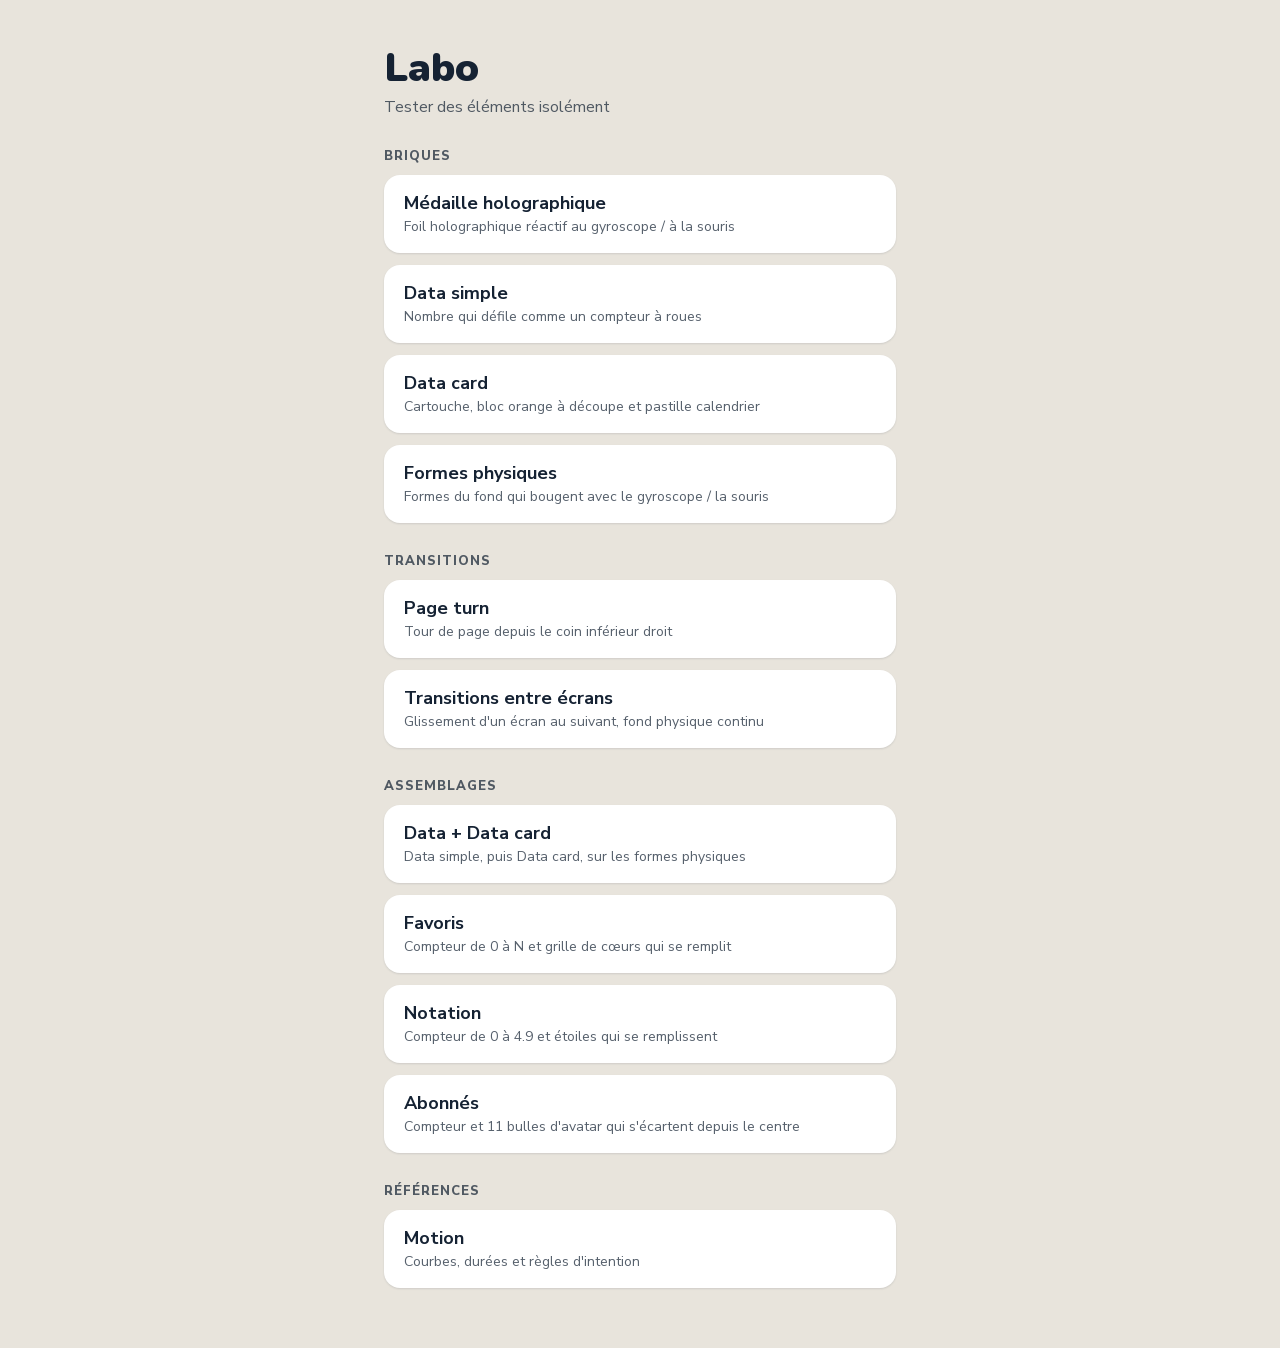
<file: index.html>
<!doctype html>
<html lang="fr">
<head>
  <meta charset="utf-8">
  <meta name="viewport" content="width=device-width, initial-scale=1">
  <title>Labo — Médaille holographique</title>
  <link rel="stylesheet" href="css/base.css">
  <style>
    html { height: auto; overflow-y: auto; overscroll-behavior: auto; }
    body { height: auto; min-height: 100%; overflow: visible; overscroll-behavior: auto; }
    main { max-width: 560px; margin: 0 auto; padding: 48px 24px; font-family: "Nunito Sans", sans-serif; }
    h1 { font: 900 40px/1 var(--font-display); margin: 0 0 8px; }
    p { color: var(--on-surface-dim); margin: 0 0 32px; }
    a.card { display: block; padding: 16px 20px; margin-bottom: 12px; border-radius: 16px; background: #fff; color: inherit; text-decoration: none; box-shadow: 0 1px 2px rgba(21, 34, 51, .12); }
    h2 { font: 800 13px/1 "Nunito Sans", sans-serif; letter-spacing: .08em; text-transform: uppercase; color: var(--on-surface-dim); margin: 32px 0 12px; }
    a.card strong { display: block; font-size: 18px; }
    a.card span { color: var(--on-surface-dim); font-size: 14px; }
  </style>
</head>
<body>
  <main>
    <h1>Labo</h1>
    <p>Tester des éléments isolément</p>
    <div id="list"></div>
  </main>
  <script src="js/index.js"></script>
</body>
</html>
</file>
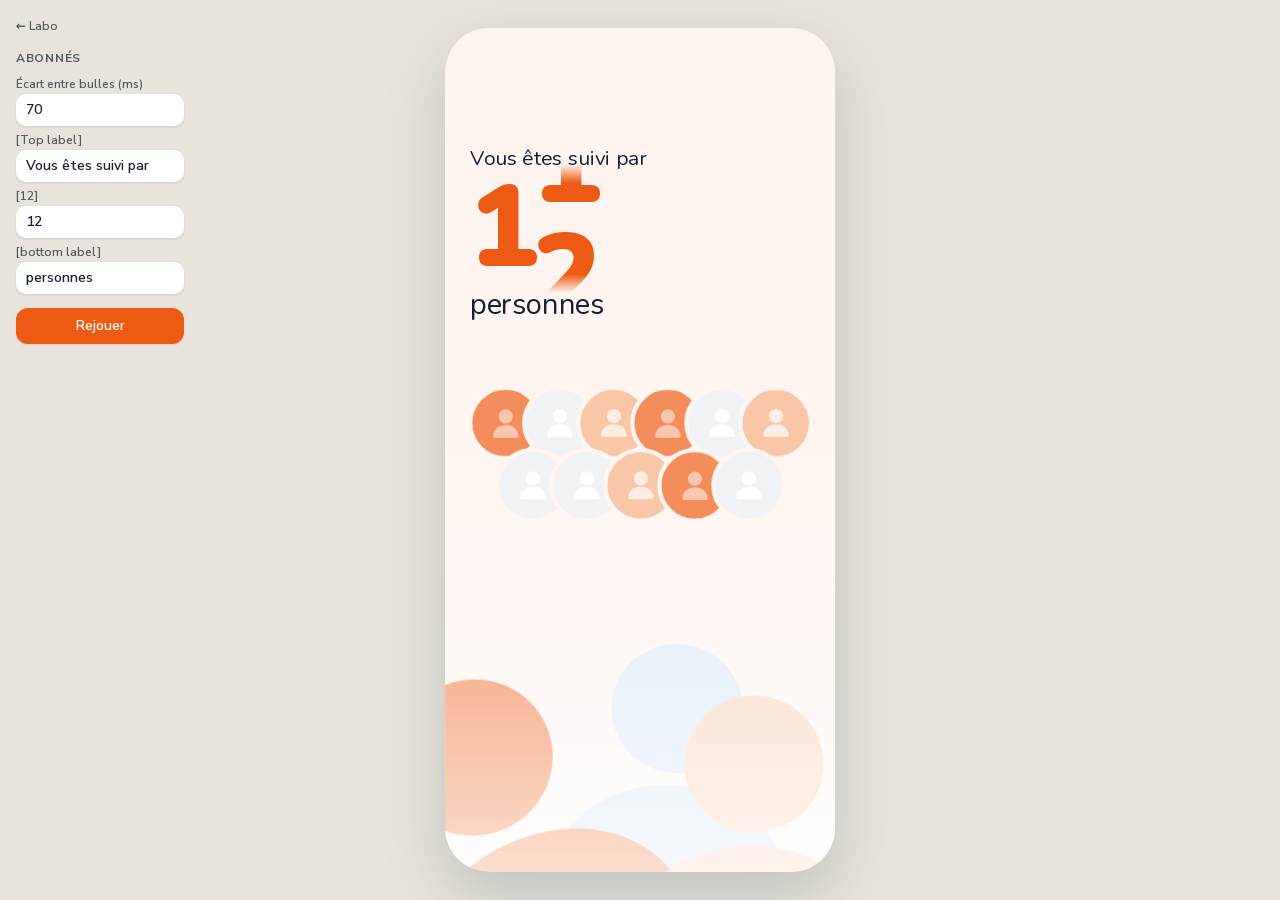
<file: abonnes.html>
<!doctype html>
<html lang="fr">
<head>
  <meta charset="utf-8">
  <meta name="viewport" content="width=device-width, initial-scale=1, viewport-fit=cover">
  <meta name="theme-color" content="#fdf9f0">
  <title>Labo — Abonnés</title>
  <link rel="stylesheet" href="css/base.css">
  <link rel="stylesheet" href="css/lab.css">
  <link rel="stylesheet" href="css/data.css">
  <link rel="stylesheet" href="css/shapes.css">
  <link rel="stylesheet" href="css/abonnes.css">
</head>
<body class="data shapes abonnes">
  <nav class="lab-bar" id="bar" aria-label="Contrôles"></nav>

  <div class="app" id="app">
    <div class="layer" id="bg" aria-hidden="true"><div class="veil"></div></div>
    <div class="layer">
      <main class="screens">
        <section class="screen is-active" id="screen" aria-label="Abonnés">
          <div class="ab-content">
            <div class="data-simple" id="data">
              <p class="ds-top" id="ds-top"></p>
              <p class="ds-value" id="ds-value"></p>
              <p class="ds-bottom" id="ds-bottom"></p>
            </div>
            <div class="followers" id="followers" aria-hidden="true"></div>
          </div>
        </section>
      </main>
    </div>
  </div>

  <script>window.WRAPUP = {};</script>
  <script src="js/shapes.js"></script>
  <script src="js/physics.js"></script>
  <script src="js/data.js"></script>
  <script src="js/abonnes.js"></script>
</body>
</html>
</file>
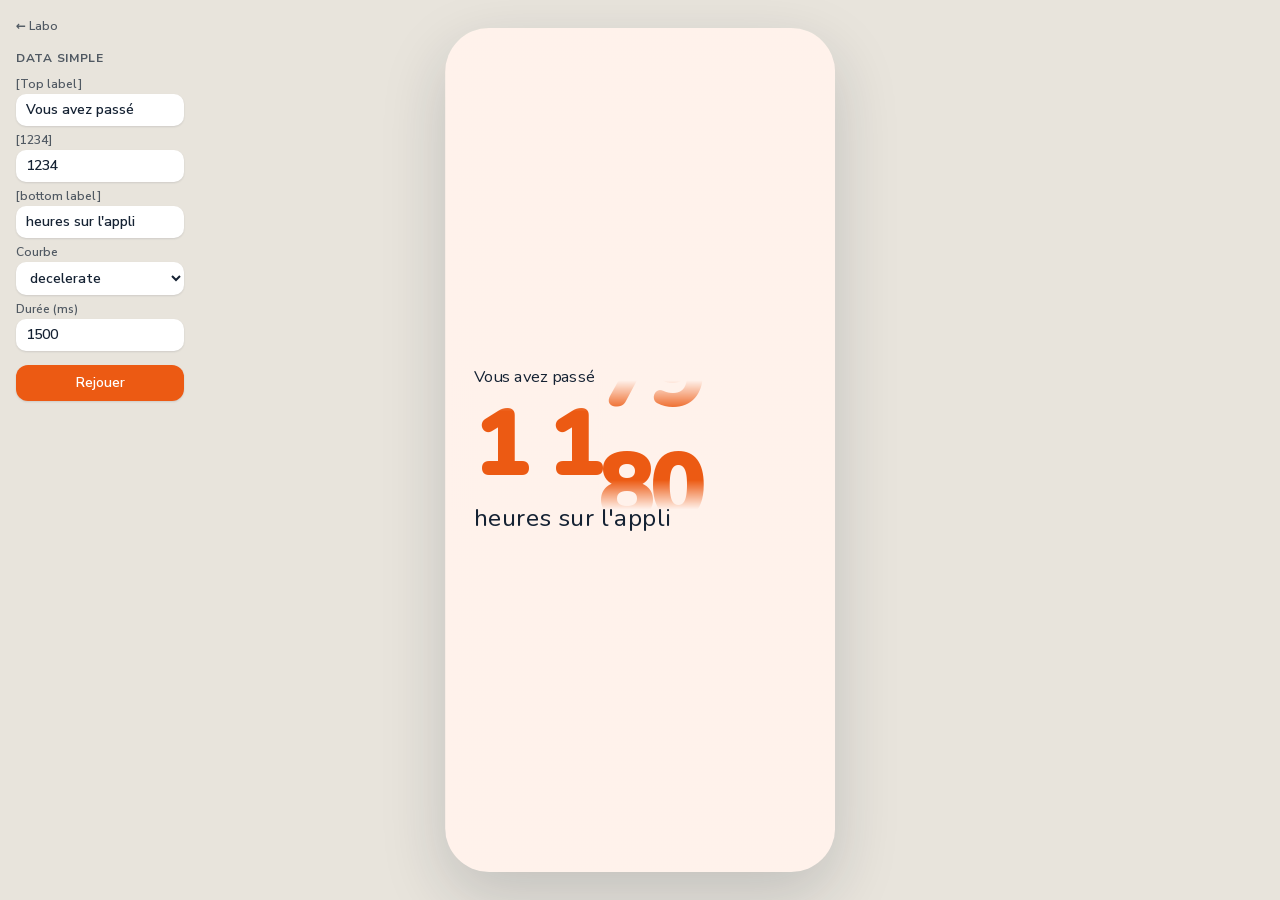
<file: data.html>
<!doctype html>
<html lang="fr">
<head>
  <meta charset="utf-8">
  <meta name="viewport" content="width=device-width, initial-scale=1, viewport-fit=cover">
  <meta name="theme-color" content="#fdf9f0">
  <title>Labo — Data simple</title>
  <link rel="stylesheet" href="css/base.css">
  <link rel="stylesheet" href="css/lab.css">
  <link rel="stylesheet" href="css/data.css">
</head>
<body class="data">
  <nav class="lab-bar" id="bar" aria-label="Contrôles"></nav>

  <div class="app" id="app">
    <div class="layer">
      <main class="screens">
        <section class="screen is-active" aria-label="Data simple">
          <div class="data-simple" id="data">
            <p class="ds-top" id="ds-top"></p>
            <p class="ds-value" id="ds-value"></p>
            <p class="ds-bottom" id="ds-bottom"></p>
          </div>
        </section>
      </main>
    </div>
  </div>

  <script src="js/data.js"></script>
</body>
</html>
</file>
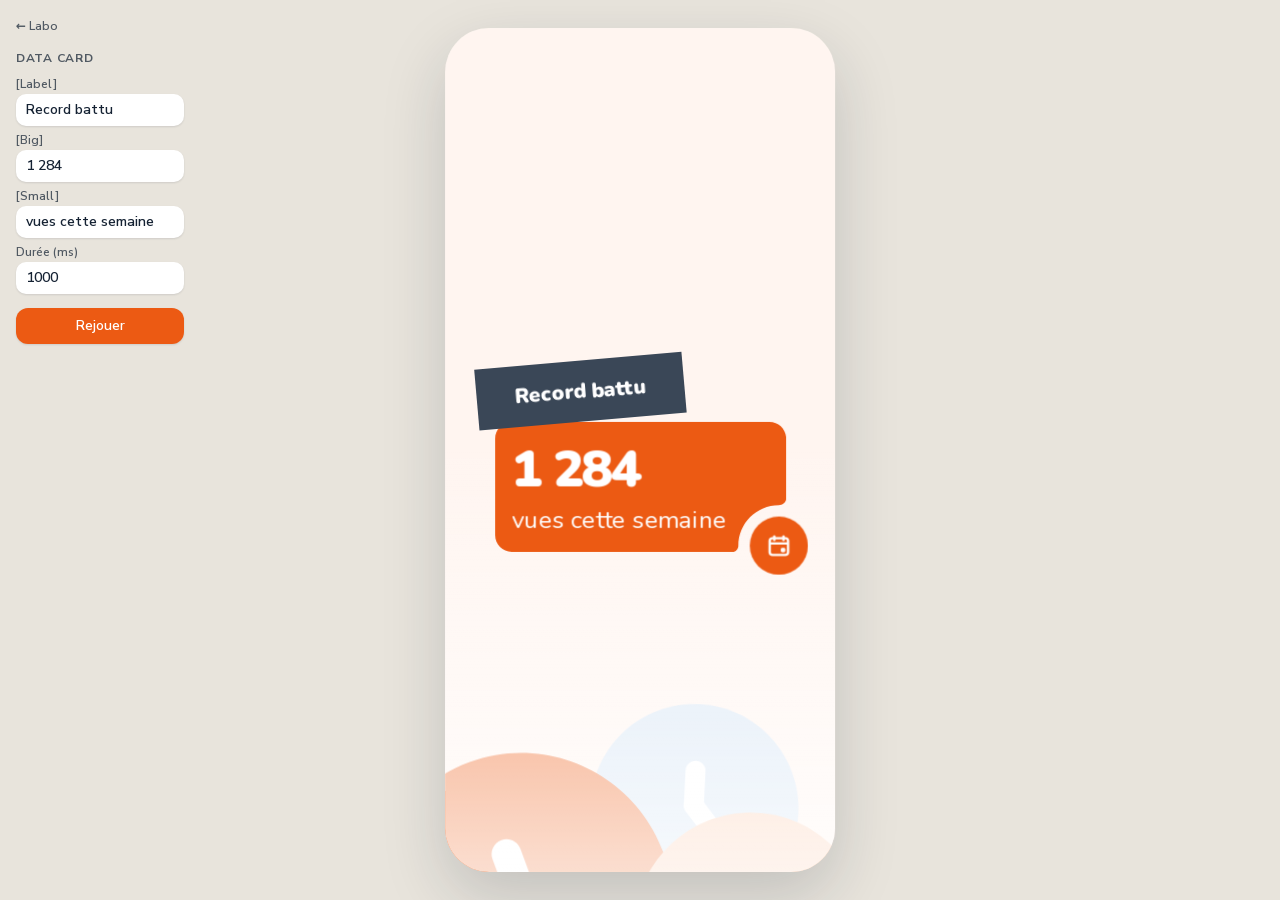
<file: datacard.html>
<!doctype html>
<html lang="fr">
<head>
  <meta charset="utf-8">
  <meta name="viewport" content="width=device-width, initial-scale=1, viewport-fit=cover">
  <meta name="theme-color" content="#fdf9f0">
  <title>Labo — Data card</title>
  <link rel="stylesheet" href="css/base.css">
  <link rel="stylesheet" href="css/lab.css">
  <link rel="stylesheet" href="css/data.css">
  <link rel="stylesheet" href="css/shapes.css">
  <link rel="stylesheet" href="css/datacard.css">
</head>
<body class="data datacard">
  <nav class="lab-bar" id="bar" aria-label="Contrôles"></nav>

  <div class="app" id="app">
    <div class="layer" id="bg" aria-hidden="true"><div class="veil"></div></div>
    <div class="layer">
      <main class="screens">
        <section class="screen is-active" id="screen" aria-label="Data card">
          <div class="dc" id="dc">
            <div class="dc-block" id="dc-block">
              <div class="dc-body" id="dc-body">
                <img class="dc-shape" src="assets/datacard/shape.svg" width="280" height="125.031" alt="">
                <div class="dc-lines">
                  <div class="dc-line dc-big-clip"><p class="dc-big" id="dc-big"></p></div>
                  <div class="dc-line dc-small-clip"><p class="dc-small" id="dc-small"></p></div>
                </div>
              </div>
              <div class="dc-dot" id="dc-dot"><img src="assets/datacard/icon.svg" width="24" height="24" alt=""></div>
            </div>
            <div class="dc-label" id="dc-label"><span id="dc-label-text"></span></div>
          </div>
        </section>
      </main>
    </div>
  </div>

  <script src="js/shapes.js"></script>
  <script src="js/physics.js"></script>
  <script src="js/datacard.js"></script>
</body>
</html>
</file>
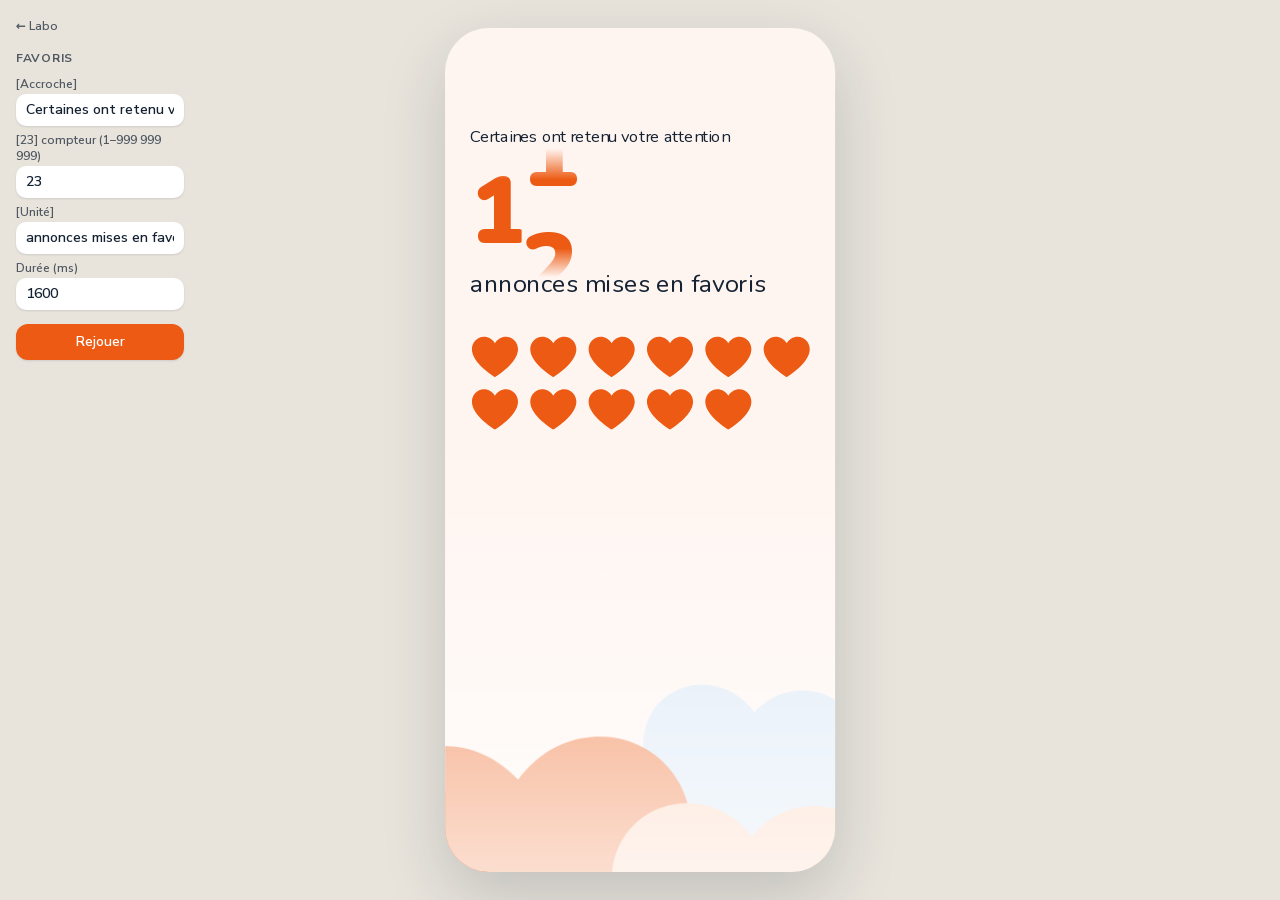
<file: favoris.html>
<!doctype html>
<html lang="fr">
<head>
  <meta charset="utf-8">
  <meta name="viewport" content="width=device-width, initial-scale=1, viewport-fit=cover">
  <meta name="theme-color" content="#fdf9f0">
  <title>Labo — Favoris</title>
  <link rel="stylesheet" href="css/base.css">
  <link rel="stylesheet" href="css/lab.css">
  <link rel="stylesheet" href="css/data.css">
  <link rel="stylesheet" href="css/shapes.css">
  <link rel="stylesheet" href="css/favoris.css">
</head>
<body class="data shapes">
  <nav class="lab-bar" id="bar" aria-label="Contrôles"></nav>

  <div class="app" id="app">
    <div class="layer" id="bg" aria-hidden="true"><div class="veil"></div></div>
    <div class="layer">
      <main class="screens">
        <section class="screen fav is-active" id="screen" aria-label="Favoris">
          <p class="fav-top fx ds-top" id="fav-top"></p>
          <p class="fav-value fx ds-value" id="fav-value" data-count-to="23" data-count-sync=".fav-grid .heart"></p>
          <p class="fav-unit fx ds-bottom" id="fav-unit"></p>
          <div class="fav-grid" id="grid" aria-hidden="true"></div>
        </section>
      </main>
    </div>
  </div>

  <script src="js/shapes.js"></script>
  <script src="js/physics.js"></script>
  <script src="js/favoris.js"></script>
</body>
</html>
</file>
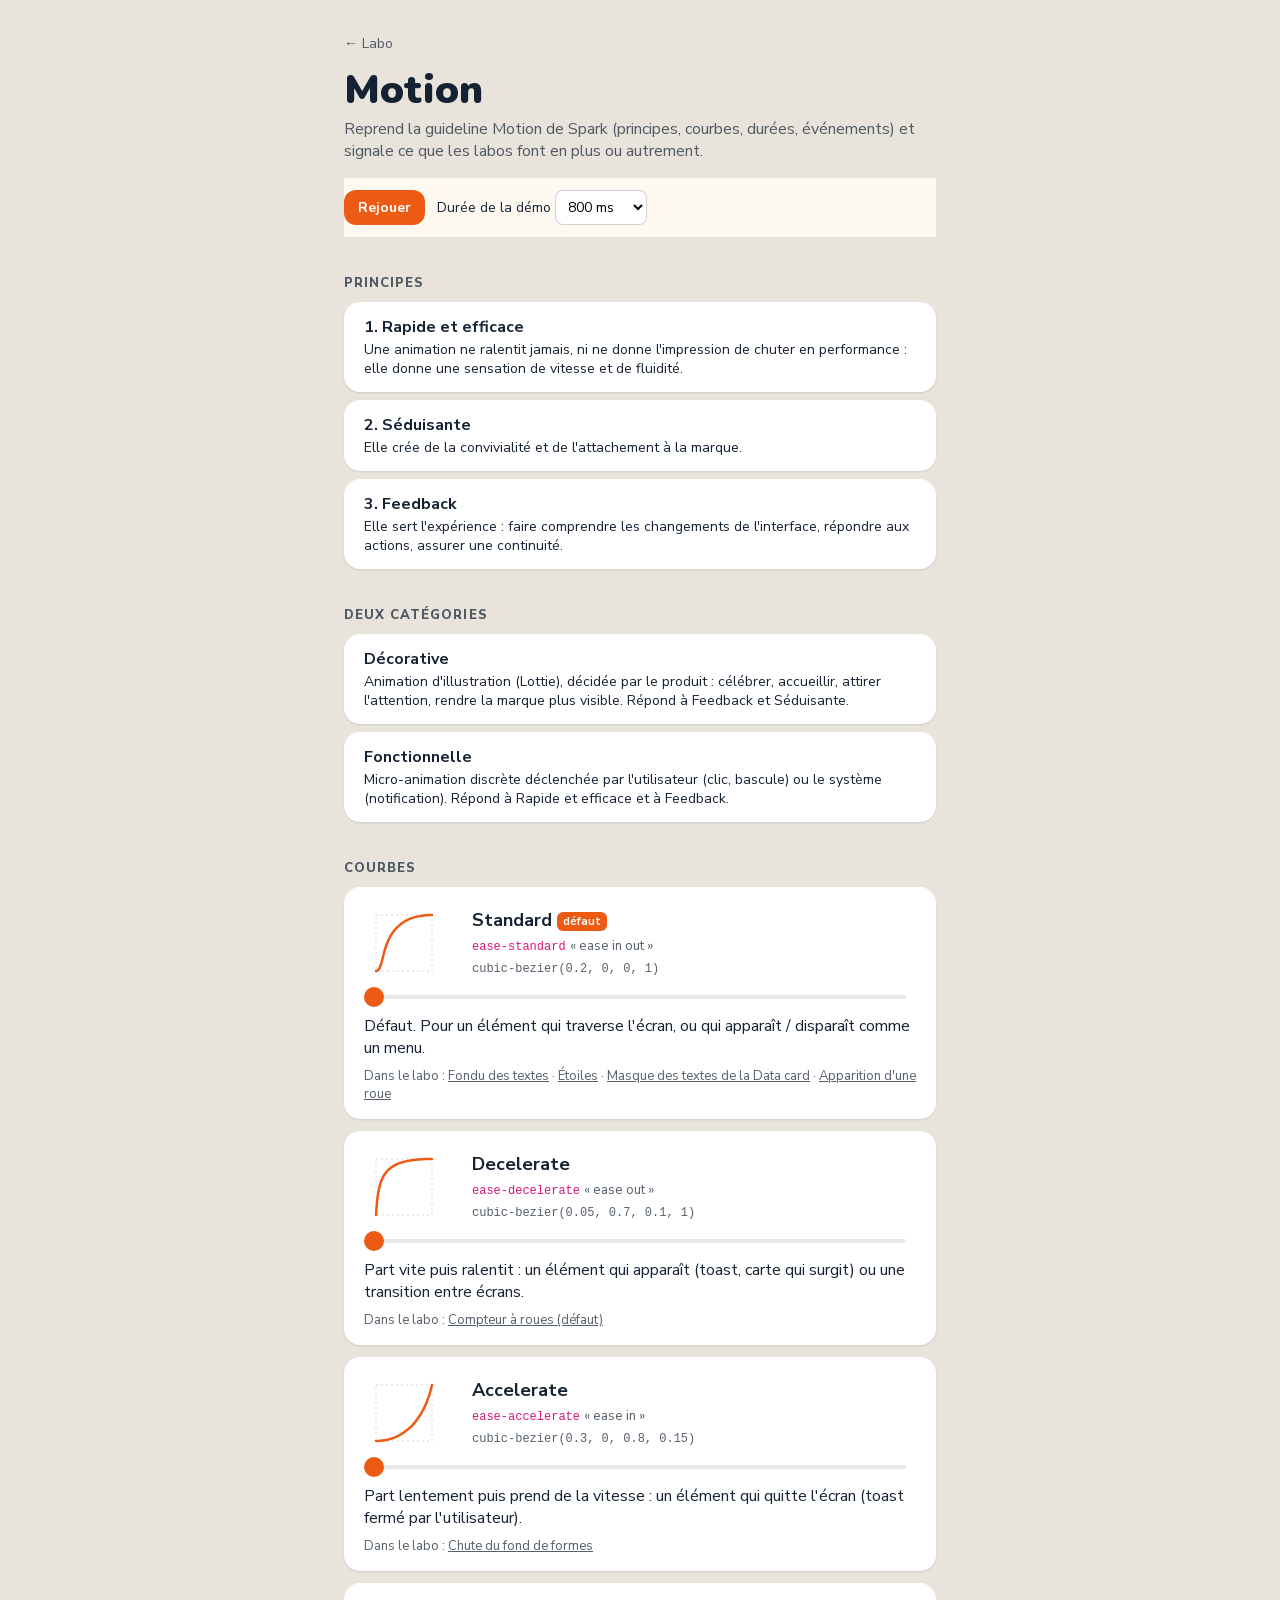
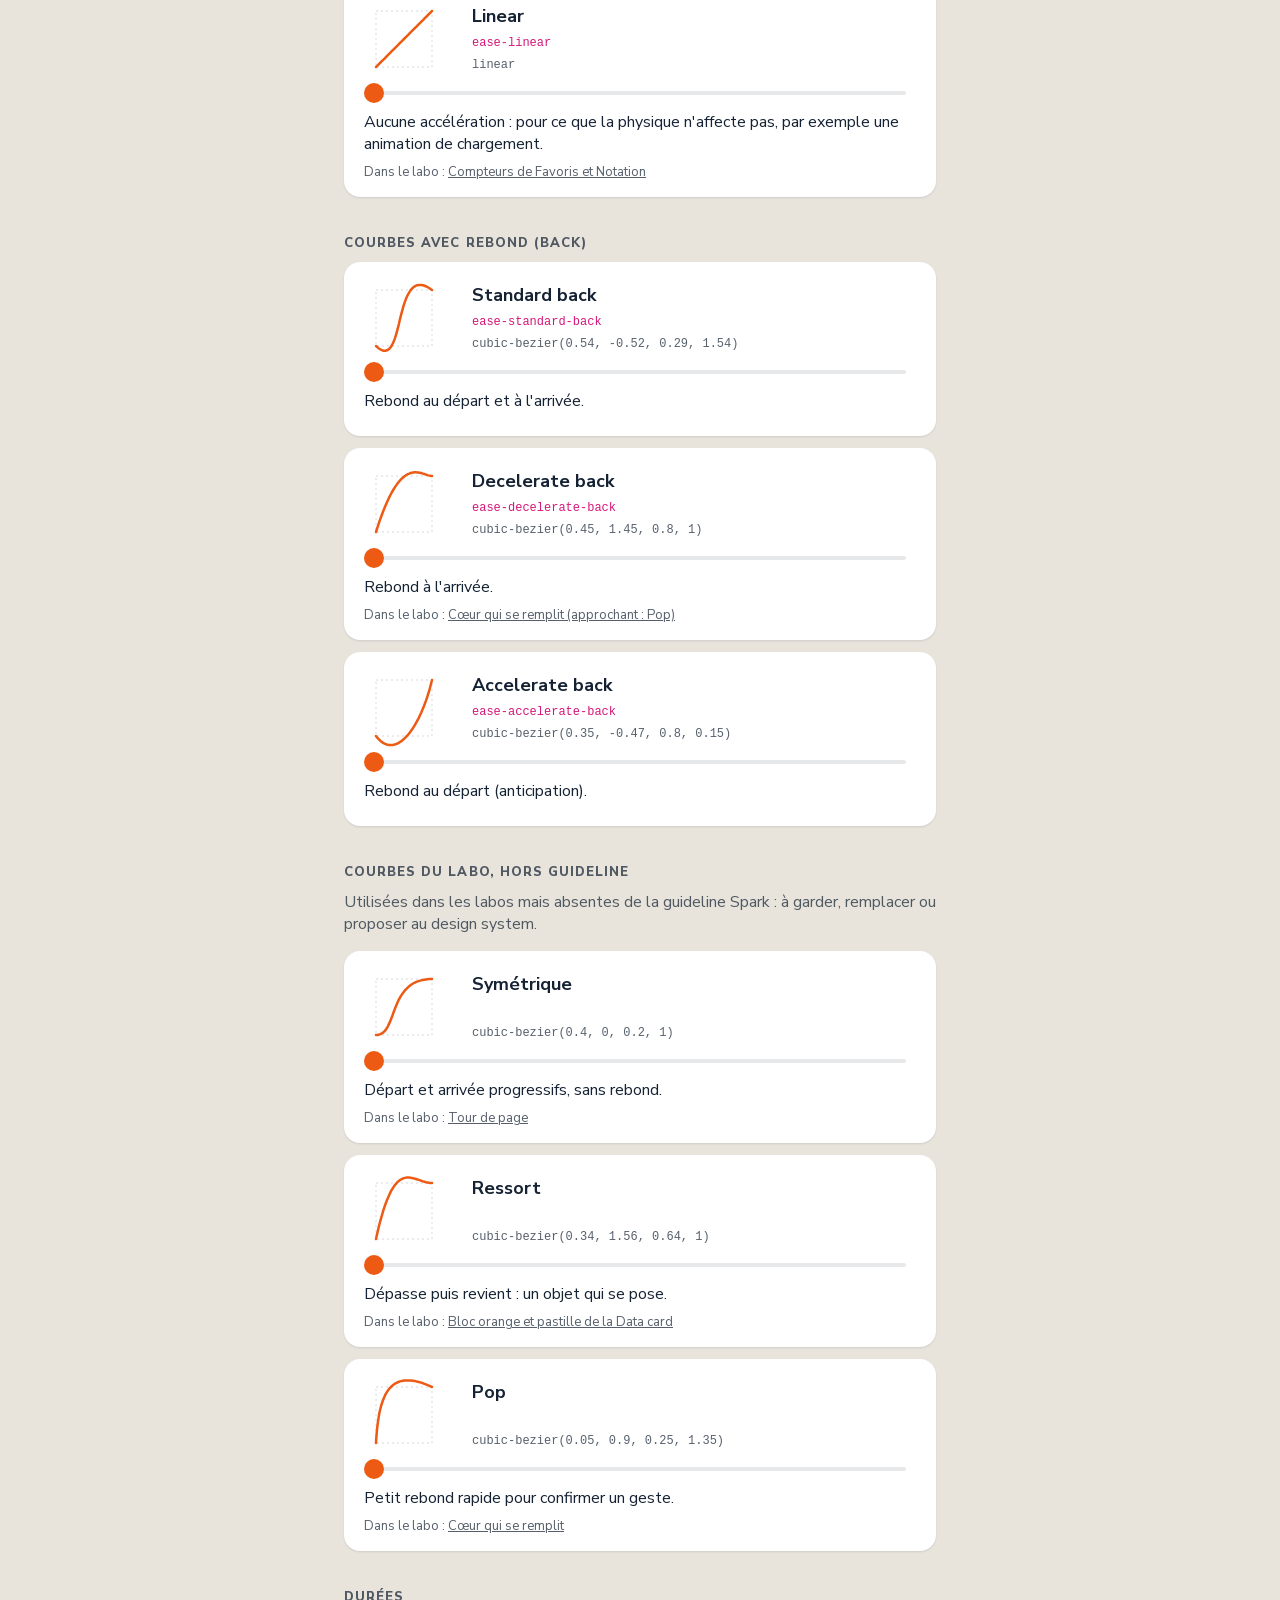
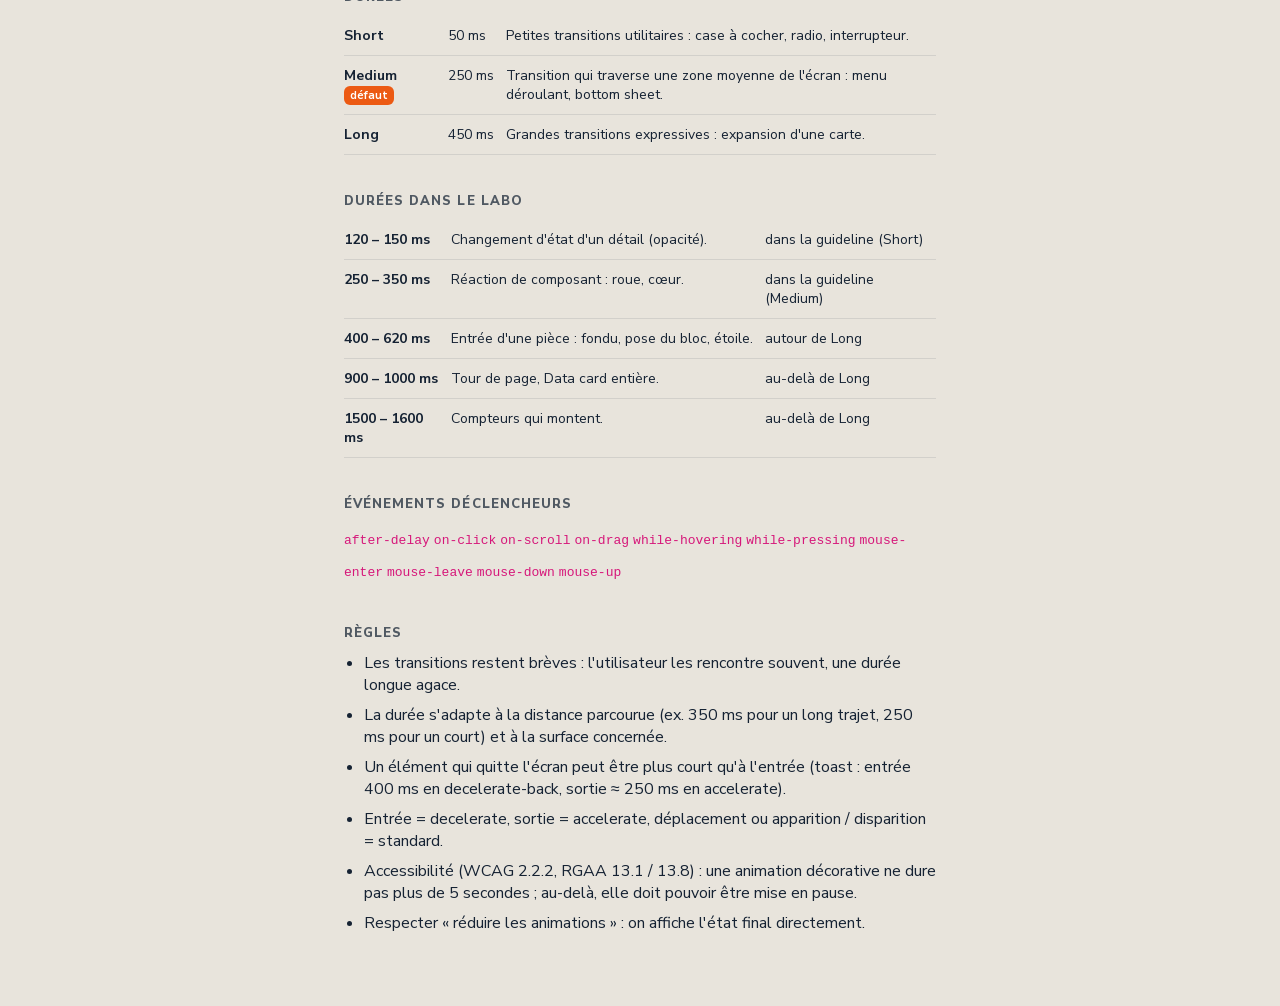
<file: motion.html>
<!doctype html>
<html lang="fr">
<head>
  <meta charset="utf-8">
  <meta name="viewport" content="width=device-width, initial-scale=1">
  <title>Labo — Motion</title>
  <link rel="stylesheet" href="css/base.css">
  <style>
    html { height: auto; overflow-y: auto; overscroll-behavior: auto; }
    body { height: auto; min-height: 100%; overflow: visible; overscroll-behavior: auto; }
    main { max-width: 640px; margin: 0 auto; padding: 32px 24px 64px; font-family: "Nunito Sans", sans-serif; }
    a.back { color: var(--on-surface-dim); text-decoration: none; font-size: 14px; }
    h1 { font: 900 40px/1 var(--font-display); margin: 16px 0 8px; }
    h2 { font: 800 13px/1 "Nunito Sans", sans-serif; letter-spacing: .08em; text-transform: uppercase; color: var(--on-surface-dim); margin: 40px 0 12px; }
    h3 { margin: 0 0 2px; font-size: 18px; }
    p { margin: 0 0 8px; }
    .lead { color: var(--on-surface-dim); margin-bottom: 16px; }
    .ctl { position: sticky; top: 0; z-index: 2; display: flex; gap: 12px; align-items: center; padding: 12px 0; background: var(--surface); font-size: 14px; }
    .ctl button { padding: 8px 14px; border-radius: 12px; background: var(--main); color: var(--on-main); font-weight: 700; }
    .ctl select { padding: 6px 8px; border-radius: 8px; border: 1px solid rgba(21, 34, 51, .2); background: #fff; font: inherit; }
    .curve { padding: 16px 20px; margin-bottom: 12px; border-radius: 16px; background: #fff; box-shadow: 0 1px 2px rgba(21, 34, 51, .12); }
    .curve-head { display: flex; gap: 12px; align-items: center; }
    .curve code { font-size: 12px; color: var(--on-surface-dim); }
    .graph { width: 120px; height: 120px; flex: none; margin: -20px -4px -20px -20px; }
    .g-box { fill: none; stroke: rgba(21, 34, 51, .18); stroke-dasharray: 2 3; }
    .g-line { fill: none; stroke: var(--main); stroke-width: 2.5; stroke-linecap: round; stroke-linejoin: round; }
    .track { position: relative; height: 4px; margin: 12px 10px 16px; border-radius: 2px; background: rgba(21, 34, 51, .1); }
    .dot { position: absolute; top: 50%; left: 0; width: 20px; height: 20px; margin: -10px 0 0 -10px; border-radius: 50%; background: var(--main); }
    .usage { font-size: 13px; color: var(--on-surface-dim); margin: 0; }
    .usage a { color: inherit; }
    table { width: 100%; border-collapse: collapse; font-size: 14px; }
    th, td { text-align: left; padding: 10px 12px 10px 0; border-bottom: 1px solid rgba(21, 34, 51, .1); vertical-align: top; }
    td:nth-child(2) { white-space: nowrap; }
    ul { padding-left: 20px; margin: 0; }
    ul.cards { list-style: none; padding: 0; }
    ul.cards li { padding: 14px 20px; margin-bottom: 8px; border-radius: 16px; background: #fff; box-shadow: 0 1px 2px rgba(21, 34, 51, .12); font-size: 14px; }
    ul.cards strong { display: block; font-size: 16px; margin-bottom: 2px; }
    em { font: 700 11px/1 "Nunito Sans", sans-serif; padding: 2px 6px; border-radius: 6px; background: var(--main); color: var(--on-main); font-style: normal; vertical-align: middle; }
    code.tok { color: #d6177a; }
    .events { line-height: 2; }
    small { color: var(--on-surface-dim); }
    li { margin-bottom: 8px; }
  </style>
</head>
<body>
  <main>
    <a class="back" href="index.html">← Labo</a>
    <h1>Motion</h1>
    <p class="lead">Reprend la guideline Motion de Spark (principes, courbes, durées, événements) et signale ce que les labos font en plus ou autrement.</p>

    <div class="ctl">
      <button id="replay" type="button">Rejouer</button>
      <label>Durée de la démo <select id="dur"><option value="400">400 ms</option><option value="800" selected>800 ms</option><option value="1500">1500 ms</option></select></label>
    </div>

    <h2>Principes</h2>
    <ul class="cards" id="principes"></ul>
    <h2>Deux catégories</h2>
    <ul class="cards" id="categories"></ul>

    <h2>Courbes</h2>
    <div id="curves-guide"></div>
    <h2>Courbes avec rebond (back)</h2>
    <div id="curves-back"></div>
    <h2>Courbes du labo, hors guideline</h2>
    <p class="lead">Utilisées dans les labos mais absentes de la guideline Spark : à garder, remplacer ou proposer au design system.</p>
    <div id="curves-labo"></div>

    <h2>Durées</h2>
    <table><tbody id="durees"></tbody></table>
    <h2>Durées dans le labo</h2>
    <table><tbody id="durees-labo"></tbody></table>

    <h2>Événements déclencheurs</h2>
    <p id="events" class="events"></p>

    <h2>Règles</h2>
    <ul id="regles"></ul>
  </main>
  <script src="js/motion.js"></script>
</body>
</html>
</file>
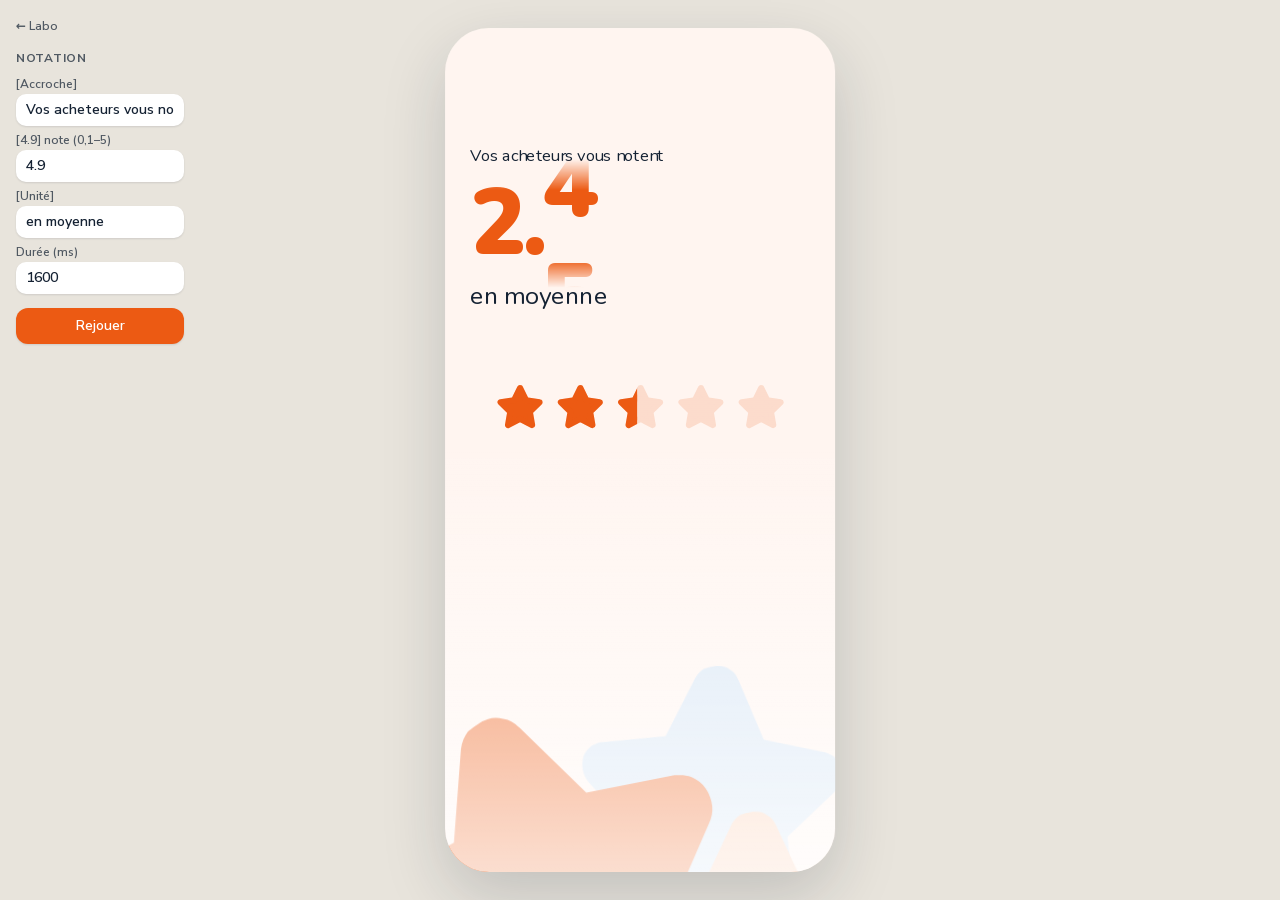
<file: notation.html>
<!doctype html>
<html lang="fr">
<head>
  <meta charset="utf-8">
  <meta name="viewport" content="width=device-width, initial-scale=1, viewport-fit=cover">
  <meta name="theme-color" content="#fdf9f0">
  <title>Labo — Notation</title>
  <link rel="stylesheet" href="css/base.css">
  <link rel="stylesheet" href="css/lab.css">
  <link rel="stylesheet" href="css/data.css">
  <link rel="stylesheet" href="css/shapes.css">
  <link rel="stylesheet" href="css/notation.css">
</head>
<body class="data notation">
  <nav class="lab-bar" id="bar" aria-label="Contrôles"></nav>

  <div class="app" id="app">
    <div class="layer" id="bg" aria-hidden="true"><div class="veil"></div></div>
    <div class="layer">
      <main class="screens">
        <section class="screen nt is-active" id="screen" aria-label="Notation">
          <p class="nt-top fx ds-top" id="nt-top"></p>
          <p class="nt-value fx ds-value" id="nt-value"></p>
          <p class="nt-unit fx ds-bottom" id="nt-unit"></p>
          <div class="nt-stars fx" id="stars" aria-hidden="true"></div>
        </section>
      </main>
    </div>
  </div>

  <script src="js/shapes.js"></script>
  <script src="js/physics.js"></script>
  <script src="js/notation.js"></script>
</body>
</html>
</file>
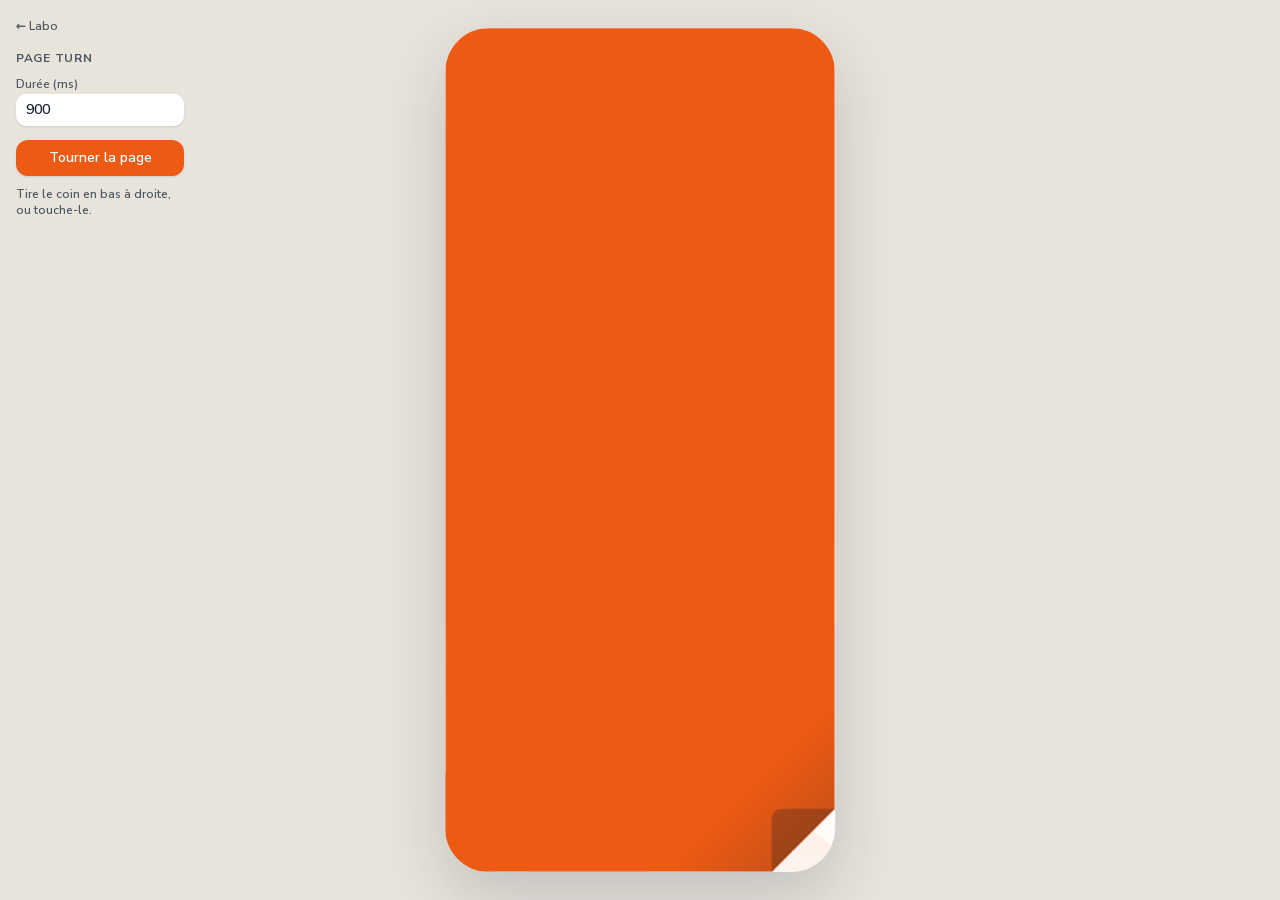
<file: pageturn.html>
<!doctype html>
<html lang="fr">
<head>
  <meta charset="utf-8">
  <meta name="viewport" content="width=device-width, initial-scale=1, viewport-fit=cover">
  <meta name="theme-color" content="#ec5a13">
  <title>Labo — Page turn</title>
  <link rel="stylesheet" href="css/base.css">
  <link rel="stylesheet" href="css/lab.css">
  <link rel="stylesheet" href="css/shapes.css">
  <link rel="stylesheet" href="css/pageturn.css">
</head>
<body class="shapes pageturn">
  <nav class="lab-bar" id="bar" aria-label="Contrôles"></nav>

  <div class="app" id="app">
    <div class="layer" id="stage">
      <!-- Page de dessous : l'écran suivant (fond d'horloges, voir shapes.html) -->
      <div class="pt-b">
        <div class="layer-bg" id="bg" aria-hidden="true"><div class="veil"></div></div>
      </div>
      <!-- Page du dessus : écran orange, découpée selon le pli -->
      <div class="pt-shadow"><div class="pt-a" id="pt-a"><div class="pt-a-shade" id="pt-a-shade"></div></div></div>
      <!-- Dos de la page repliée : la partie découpée, retournée autour du pli -->
      <div class="pt-shadow pt-shadow--flap"><div class="pt-flap" id="pt-flap"></div></div>
    </div>
  </div>

  <script src="js/shapes.js"></script>
  <script src="js/physics.js"></script>
  <script src="js/pageturn.js"></script>
</body>
</html>
</file>
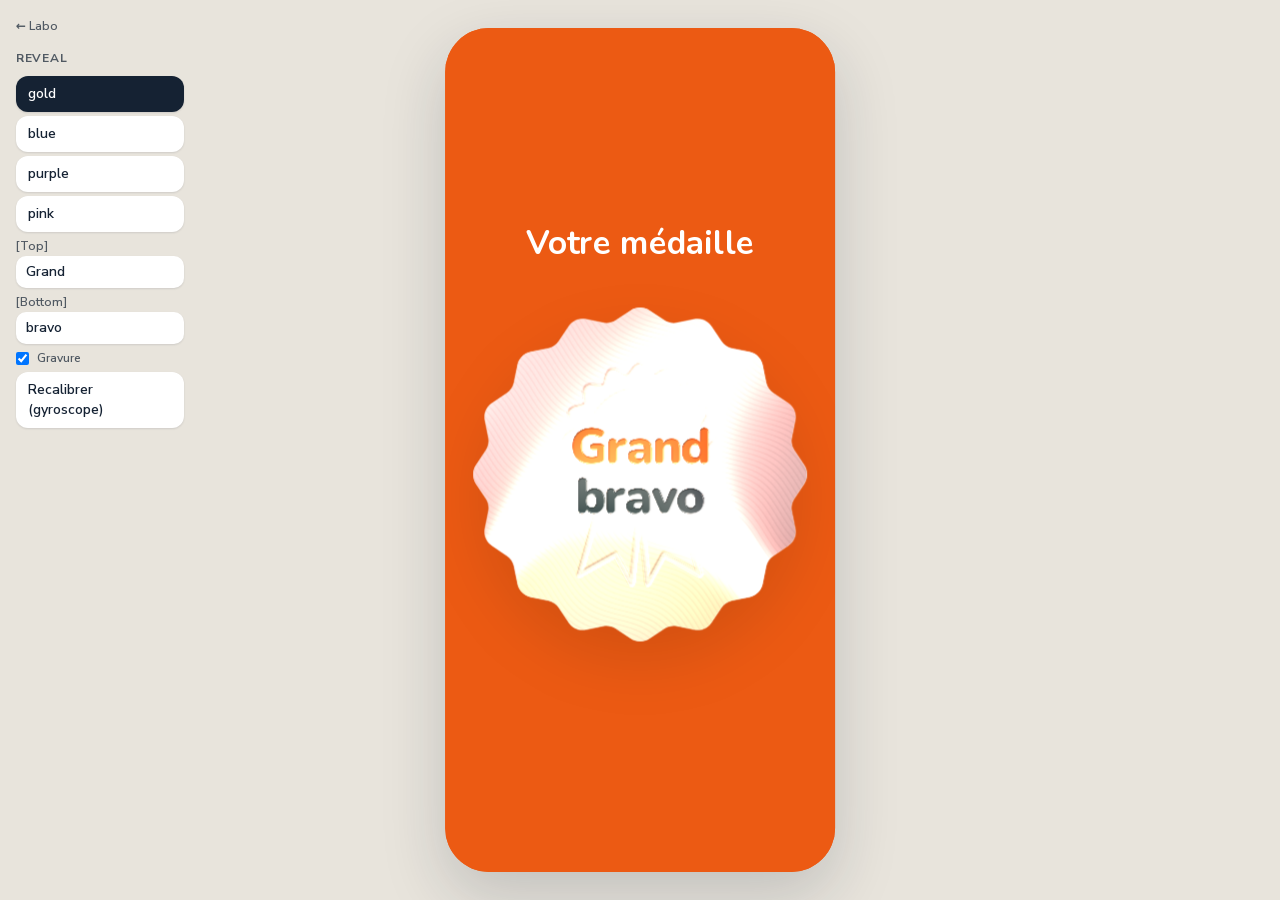
<file: reveal.html>
<!doctype html>
<html lang="fr">
<head>
  <meta charset="utf-8">
  <meta name="viewport" content="width=device-width, initial-scale=1, viewport-fit=cover">
  <meta name="theme-color" content="#ec5a13">
  <title>Labo — Médaille holographique</title>
  <link rel="stylesheet" href="css/base.css">
  <link rel="stylesheet" href="css/lab.css">
  <link rel="stylesheet" href="css/data.css">
  <link rel="stylesheet" href="css/reveal.css">
</head>
<body class="reveal">
  <nav class="lab-bar" id="bar" aria-label="Contrôles"></nav>

  <div class="app" id="app">
    <div class="layer stage" id="stage">
      <main class="screens">
        <section class="screen is-active" aria-label="Médaille">
          <p class="unit">Votre médaille</p>
          <div class="medal" id="medal">
            <img class="medal-base" src="assets/medal-sceau.svg" alt="">
            <div class="medal-foil"><canvas id="foil" width="617" height="559"></canvas></div>
            <p class="medal-title"><span class="mt-top" id="mt-top">Grand</span><span class="mt-bottom" id="mt-bottom">bravo</span></p>
          </div>
        </section>
      </main>
    </div>
  </div>

  <script src="js/holo.js"></script>
  <script src="js/engravings.js"></script>
  <script src="js/reveal.js"></script>
</body>
</html>
</file>
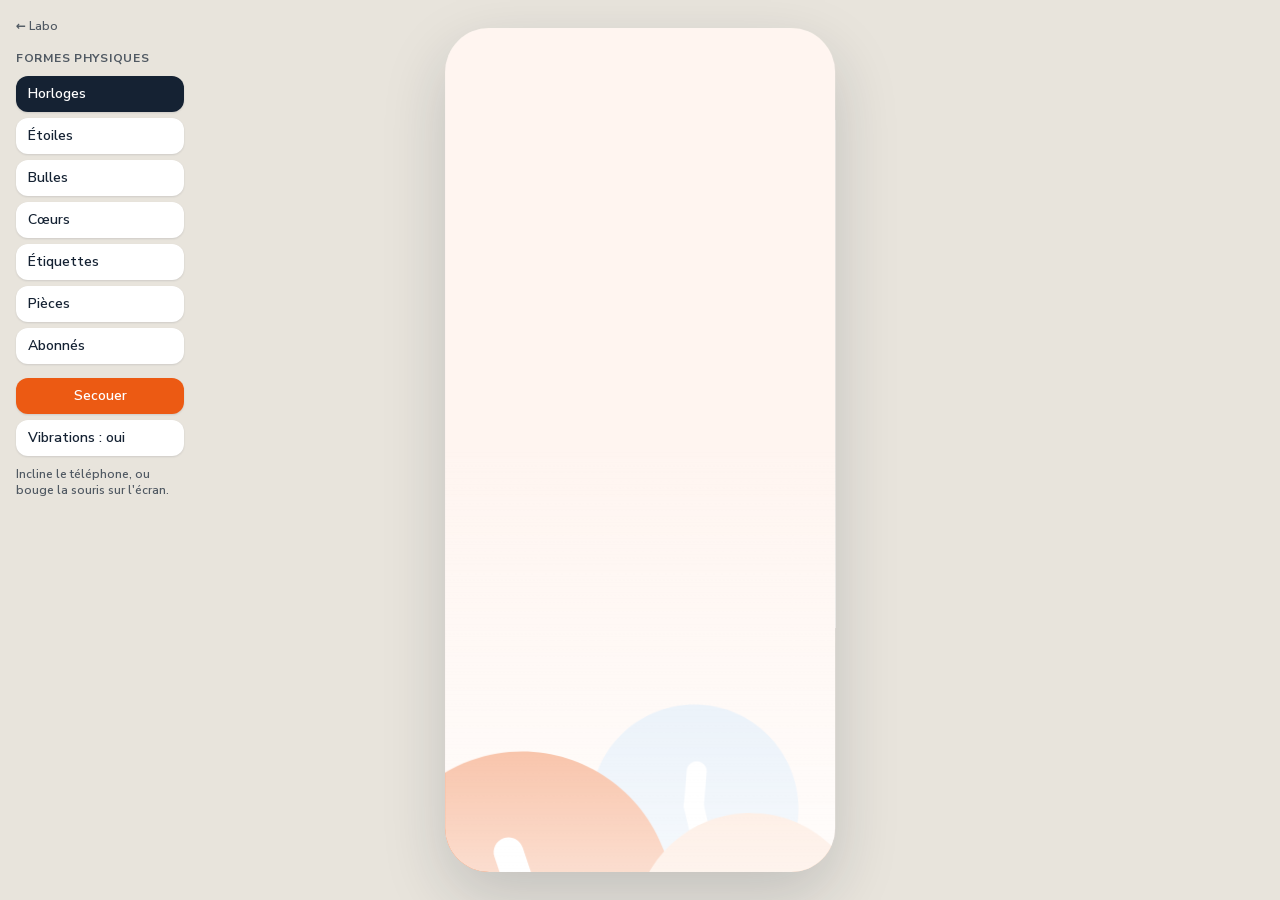
<file: shapes.html>
<!doctype html>
<html lang="fr">
<head>
  <meta charset="utf-8">
  <meta name="viewport" content="width=device-width, initial-scale=1, viewport-fit=cover">
  <meta name="theme-color" content="#fdf9f0">
  <title>Labo — Formes physiques</title>
  <link rel="stylesheet" href="css/base.css">
  <link rel="stylesheet" href="css/lab.css">
  <link rel="stylesheet" href="css/shapes.css">
</head>
<body class="shapes">
  <nav class="lab-bar" id="bar" aria-label="Variantes"></nav>

  <div class="app" id="app">
    <div class="layer" id="bg" aria-hidden="true"><div class="veil"></div></div>
  </div>

  <script src="js/shapes.js"></script>
  <script src="js/physics.js"></script>
  <script src="js/haptics.js"></script>
  <script src="js/shapes-page.js"></script>
</body>
</html>
</file>
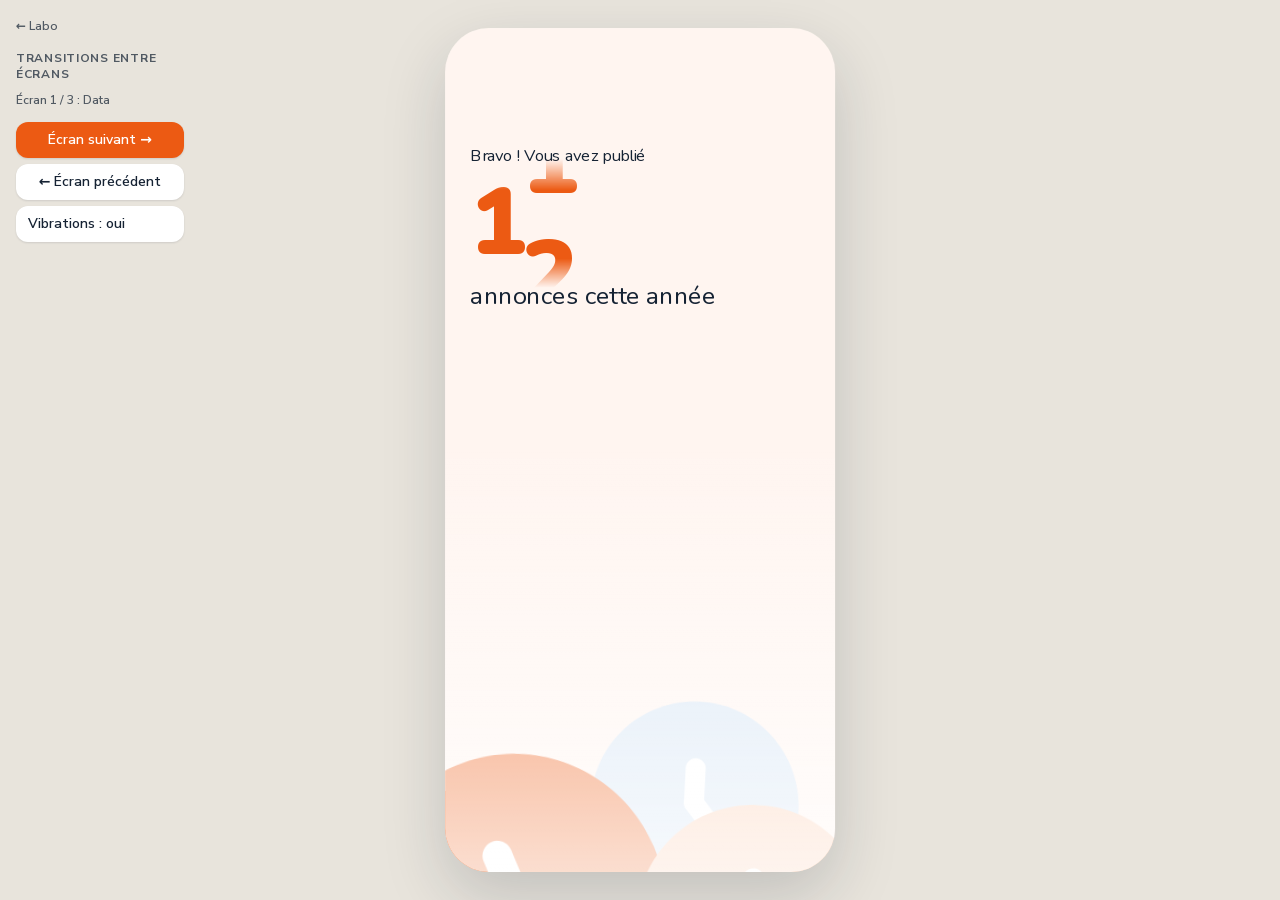
<file: wrapup-transitions.html>
<!doctype html>
<html lang="fr">
<head>
  <meta charset="utf-8">
  <meta name="viewport" content="width=device-width, initial-scale=1, viewport-fit=cover">
  <meta name="theme-color" content="#fdf9f0">
  <title>Labo — Transitions entre écrans</title>
  <link rel="stylesheet" href="css/base.css">
  <link rel="stylesheet" href="css/lab.css">
  <link rel="stylesheet" href="css/shapes.css">
  <link rel="stylesheet" href="css/wrapup-transitions.css">
</head>
<body class="shapes wtr">
  <nav class="lab-bar" id="bar" aria-label="Contrôles"></nav>

  <!-- Le fond de formes physiques est ici, commun à tous les écrans ; les écrans (pages du labo en ?bare&sansfond) glissent par-dessus -->
  <div class="app" id="app">
    <div class="layer" id="bg" aria-hidden="true"><div class="veil"></div></div>
    <iframe class="wtr-view" id="view-a" title="Écran" tabindex="-1"></iframe>
    <iframe class="wtr-view" id="view-b" title="Écran" tabindex="-1" hidden></iframe>
  </div>

  <script src="js/shapes.js"></script>
  <script src="js/physics.js"></script>
  <script src="js/haptics.js"></script>
  <script src="js/wrapup-transitions.js"></script>
</body>
</html>
</file>
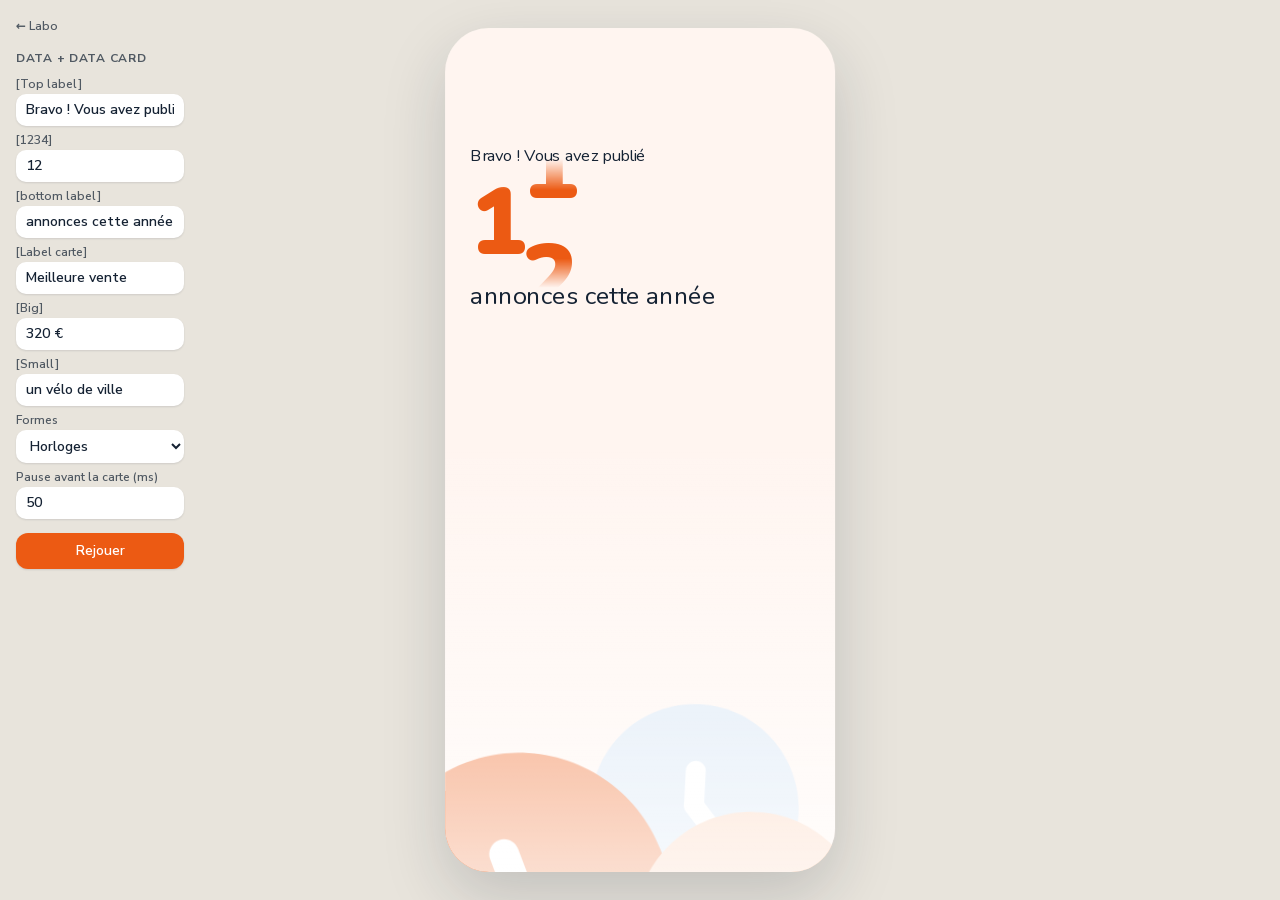
<file: wrapup.html>
<!doctype html>
<html lang="fr">
<head>
  <meta charset="utf-8">
  <meta name="viewport" content="width=device-width, initial-scale=1, viewport-fit=cover">
  <meta name="theme-color" content="#fdf9f0">
  <title>Labo — Data + Data card</title>
  <link rel="stylesheet" href="css/base.css">
  <link rel="stylesheet" href="css/lab.css">
  <link rel="stylesheet" href="css/data.css">
  <link rel="stylesheet" href="css/shapes.css">
  <link rel="stylesheet" href="css/datacard.css">
  <link rel="stylesheet" href="css/wrapup.css">
</head>
<body class="data datacard wrapup">
  <nav class="lab-bar" id="bar" aria-label="Contrôles"></nav>

  <div class="app" id="app">
    <div class="layer" id="bg" aria-hidden="true"><div class="veil"></div></div>
    <div class="layer">
      <main class="screens">
        <section class="screen is-active" id="screen" aria-label="Data + Data card">
          <div class="data-simple" id="data">
            <p class="ds-top" id="ds-top"></p>
            <p class="ds-value" id="ds-value"></p>
            <p class="ds-bottom" id="ds-bottom"></p>
          </div>
          <div class="dc" id="dc">
            <div class="dc-block" id="dc-block">
              <div class="dc-body" id="dc-body">
                <img class="dc-shape" src="assets/datacard/shape.svg" width="280" height="125.031" alt="">
                <div class="dc-lines">
                  <div class="dc-line dc-big-clip"><p class="dc-big" id="dc-big"></p></div>
                  <div class="dc-line dc-small-clip"><p class="dc-small" id="dc-small"></p></div>
                </div>
              </div>
              <div class="dc-dot" id="dc-dot"><img src="assets/datacard/icon.svg" width="24" height="24" alt=""></div>
            </div>
            <div class="dc-label" id="dc-label"><span id="dc-label-text"></span></div>
          </div>
        </section>
      </main>
    </div>
  </div>

  <script>window.WRAPUP = {};</script>
  <script src="js/shapes.js"></script>
  <script src="js/physics.js"></script>
  <script src="js/data.js"></script>
  <script src="js/datacard.js"></script>
  <script src="js/wrapup.js"></script>
</body>
</html>
</file>
<file: css/base.css>
@font-face {
  font-family: "Nunito";
  src: url("../assets/fonts/Nunito-latin.woff2") format("woff2");
  font-weight: 200 1000;
  font-display: block;
}
@font-face {
  font-family: "Nunito Sans";
  src: url("../assets/fonts/NunitoSans-latin.woff2") format("woff2");
  font-weight: 200 1000;
  font-stretch: 75% 125%;
  font-display: block;
}

:root {
  --main: #ec5a13;
  --on-main: #fff;
  --on-surface: #152233;
  --on-surface-dim: rgba(21, 34, 51, 0.72);
  --surface: #fdf9f0;
  /* Fond de page du template Figma : blanc, Main Container #FFE9DE, blanc 40 % */
  --page-bg: linear-gradient(rgba(255, 255, 255, .4), rgba(255, 255, 255, .4)), #ffe9de;
  --font-display: "Nunito", sans-serif;
}

*, *::before, *::after { box-sizing: border-box; }

html, body {
  margin: 0;
  height: 100%;
  background: var(--surface);
  overflow: hidden;
  overscroll-behavior: none;
}

body {
  font-family: "Nunito Sans", system-ui, sans-serif;
  color: var(--on-surface);
  -webkit-font-smoothing: antialiased;
  -webkit-tap-highlight-color: transparent;
  -webkit-touch-callout: none;
  user-select: none;
  -webkit-user-select: none;
}

p, ul { margin: 0; padding: 0; }
img { display: block; -webkit-user-drag: none; }
button { font: inherit; color: inherit; border: 0; background: none; padding: 0; cursor: pointer; }

/* ---------- Cadre : plein écran sur mobile, « device » centré sur desktop ---------- */

.app {
  position: fixed;
  inset: env(safe-area-inset-top, 0px) 0 0 0;
  overflow: hidden;
  background: var(--surface);
  touch-action: manipulation;
}

@media (min-width: 600px) and (min-aspect-ratio: 3/4) {
  html, body { background: #e8e4dc; }
  .app {
    inset: 50% auto auto 50%;
    height: min(844px, 100dvh - 48px);
    aspect-ratio: 375 / 812;
    transform: translate(-50%, -50%);
    border-radius: 44px;
    box-shadow: 0 24px 64px rgba(21, 34, 51, 0.18);
  }
}

/* Le calque partage le repère du design (375 × 812), mis à l'échelle par JS (--s). */
.layer {
  position: absolute;
  left: 50%;
  top: 50%;
  width: 375px;
  height: 812px;
  transform: translate(-50%, -50%) scale(var(--s, 1));
}

/* ---------- Écrans ---------- */

.screen {
  position: absolute;
  left: 0;
  top: -0.5px;
  width: 375px;
  height: 813px;
  visibility: hidden;
}
.screen.is-active { visibility: visible; }
.screen > * { position: absolute; }

/* ?sansfond : écran transparent (le fond est dessiné par la page parente) */
.sansfond, .sansfond body, .sansfond .app { background: transparent !important; box-shadow: none; }
.sansfond #bg { display: none; }

/* ---------- Debug capteurs (?debug) ---------- */

.debug {
  position: fixed;
  left: 8px;
  bottom: 8px;
  z-index: 10;
  padding: 6px 8px;
  border-radius: 8px;
  background: rgba(21, 34, 51, 0.85);
  color: #fff;
  font: 11px/1.4 ui-monospace, monospace;
  white-space: pre;
  pointer-events: none;
}
</file>
<file: css/lab.css>
/* Labo : barre de contrôle commune aux pages de test (hors du « device »). */

.lab-bar[hidden] { display: none; }
.lab-bar {
  position: fixed;
  z-index: 20;
  left: 16px;
  top: 16px;
  display: flex;
  flex-direction: column;
  gap: 6px;
  width: 168px;
  font: 600 14px/20px "Nunito Sans", system-ui, sans-serif;
}
.lab-bar h1 { margin: 0 0 4px; font: 700 12px/16px "Nunito Sans", sans-serif; letter-spacing: .06em; text-transform: uppercase; color: var(--on-surface-dim); }
.lab-bar a.back { color: var(--on-surface-dim); text-decoration: none; font-size: 12px; margin-bottom: 8px; }
.lab-bar button {
  text-align: left;
  padding: 8px 12px;
  border-radius: 12px;
  background: #fff;
  color: var(--on-surface);
  box-shadow: 0 1px 2px rgba(21, 34, 51, .12);
}
.lab-bar button small { display: block; font-weight: 400; font-size: 12px; line-height: 16px; color: var(--on-surface-dim); }
.lab-bar button[aria-pressed="true"] { background: var(--on-surface); color: #fff; }
.lab-bar button[aria-pressed="true"] small { color: rgba(255, 255, 255, .7); }
.lab-bar .replay { margin-top: 8px; background: var(--main); color: var(--on-main); text-align: center; }

@media (max-width: 599px), (max-aspect-ratio: 3/4) {
  .lab-bar { left: 0; right: 0; top: auto; bottom: 0; width: auto; flex-direction: row; flex-wrap: wrap; padding: 8px; background: rgba(253, 249, 240, .92); }
  .lab-bar h1, .lab-bar a.back, .lab-bar small { display: none; }
  .lab-bar .replay { margin: 0 0 0 auto; }
}
</file>
<file: css/data.css>
/* Data simple (320 px de large) : label haut, grand nombre qui défile, label bas.
   PSM remplacée par Nunito (Regular 400 / Black 900). */

.data .app { background: var(--page-bg); }

.data-simple {
  left: 27.5px; top: 50%; width: 320px;
  translate: 0 -50%;
  display: flex; flex-direction: column; align-items: flex-start;
  font-family: "Nunito", sans-serif;
  color: var(--on-surface);
  word-break: break-word;
}
.data-simple > p { width: 100%; }
.ds-top { font: 400 16px/normal "Nunito", sans-serif; }
.ds-bottom { font: 400 24px/normal "Nunito", sans-serif; }
.ds-value {
  font: 900 90px/108px "Nunito", sans-serif;
  letter-spacing: -4.5px;
  color: var(--main);
  white-space: nowrap;
}

/* ---------- Roues : chaque chiffre est une bande 0→9→0 qui défile (js/data.js) ---------- */

.roll {
  --pad: 8px;
  display: inline-block;
  padding: var(--pad) 20px;
  margin: calc(-1 * var(--pad)) -20px;
  -webkit-mask-image: linear-gradient(to bottom, transparent 0, #000 calc(var(--pad) + 22px),
    #000 calc(var(--pad) + 88px), transparent calc(var(--pad) * 2 + 108px));
  mask-image: linear-gradient(to bottom, transparent 0, #000 calc(var(--pad) + 22px),
    #000 calc(var(--pad) + 88px), transparent calc(var(--pad) * 2 + 108px));
}
.roll-d, .roll-sep {
  position: relative;
  display: inline-block;
  transition: width 300ms cubic-bezier(0.2, 0, 0, 1), opacity 150ms cubic-bezier(0.2, 0, 0, 1);
}
.roll-sep { white-space: pre; }
.roll-d.is-opening { clip-path: inset(-50% 0); }
.roll-ghost { visibility: hidden; }
.roll-strip { position: absolute; right: 0; top: 0; }
.roll-strip > span { display: block; text-align: right; }
.sr-only { position: absolute; width: 1px; height: 1px; overflow: hidden; clip-path: inset(50%); white-space: nowrap; }

/* ---------- Champs de la barre ---------- */

.lab-bar label { display: flex; flex-direction: column; gap: 2px; font-size: 12px; line-height: 16px; color: var(--on-surface-dim); }
.lab-bar input, .lab-bar select {
  font: 600 14px/20px "Nunito Sans", system-ui, sans-serif;
  padding: 6px 10px;
  border: 0;
  border-radius: 10px;
  background: #fff;
  color: var(--on-surface);
  box-shadow: 0 1px 2px rgba(21, 34, 51, .12);
  width: 100%;
}
.lab-bar .replay { text-align: center; }

@media (max-width: 599px), (max-aspect-ratio: 3/4) {
  .lab-bar label { flex: 1 1 30%; }
  .lab-bar label small { display: block; }
}
</file>
<file: css/shapes.css>
/* Formes de fond physiques (composant _Background). Fond de page = pile du template :
   blanc, #FFE9DE, blanc 40 %. Les formes viennent par-dessus, puis le voile de lisibilité. */

.shapes .app { background: var(--page-bg); }

#bg { overflow: visible; }
.bg-variant { position: absolute; left: 0; top: -0.5px; }
.bg-variant[hidden] { display: none; }
.shape { position: absolute; will-change: transform; }
.shape > svg { display: block; width: 100%; height: 100%; overflow: visible; }

/* Voile « lisibilité » : dégradé blanc 28 % (à mi-hauteur) → 80 %, étendu au-delà du cadre */
.veil {
  position: absolute;
  inset: -400px;
  top: calc(-400px - 0.5px);
  background: linear-gradient(to bottom,
    rgba(255, 255, 255, 0.28) calc(400px + 812px * 0.5),
    rgba(255, 255, 255, 0.8) calc(400px + 812px));
}

/* Le fond change : les anciennes formes tombent, les nouvelles remontent par la physique */
@keyframes bg-fall { to { translate: 0 420px; opacity: 0; } }
.bg-variant.is-falling { animation: bg-fall 450ms cubic-bezier(0.3, 0, 0.8, 0.15) forwards; }

.lab-bar .hint { margin: 4px 0 0; font-size: 12px; line-height: 16px; color: var(--on-surface-dim); }
@media (max-width: 599px), (max-aspect-ratio: 3/4) { .lab-bar .hint { display: none; } }

/* Mobile : la barre passe en haut pour ne pas recouvrir les formes, qui sont en bas de l'écran */
@media (max-width: 599px), (max-aspect-ratio: 3/4) {
  .shapes .lab-bar {
    top: 0;
    bottom: auto;
    padding-top: calc(8px + env(safe-area-inset-top, 0px));
  }
}
</file>
<file: css/abonnes.css>
/* Abonnés : Data simple (styles .roll dans data.css) puis 11 bulles d'avatar, sur le fond « bulles ».
   Template Figma « Wrap-up » (6784:14492) : Content en colonne, padding 112 / 24, gap 60 ; textes 20 / 110 / 28 px. */

.ab-content {
  left: 0; top: 0;
  width: 375px;
  padding: 112px 24px 0;
  display: flex; flex-direction: column; gap: 60px;
}
.abonnes .data-simple { position: relative; left: auto; top: auto; width: 100%; translate: none; }
.abonnes .ds-top { font-size: 20px; }
.abonnes .ds-value { font-size: 110px; letter-spacing: -5.5px; }
.abonnes .ds-bottom { font-size: 28px; }
/* Chiffres de 110 px dans une ligne de 108 : masque des roues plus serré que celui de data.css */
.abonnes .roll {
  -webkit-mask-image: linear-gradient(to bottom, transparent 0, #000 calc(var(--pad) + 10px),
    #000 calc(var(--pad) + 98px), transparent calc(var(--pad) * 2 + 108px));
  mask-image: linear-gradient(to bottom, transparent 0, #000 calc(var(--pad) + 10px),
    #000 calc(var(--pad) + 98px), transparent calc(var(--pad) * 2 + 108px));
}

/* ---------- Bulles d'avatar (positions posées en JS, toujours 11) ---------- */

.followers { position: relative; width: 100%; height: 132px; flex: none; }
.fl-b { position: absolute; width: 72px; height: 72px; }
.fl-in { position: absolute; inset: 0; transform-origin: 50% 50%; will-change: transform; }
.fl-in > img { position: absolute; }
.fl-in > .fl-avatar { left: 0; top: 0; }
.fl-in > .fl-user { left: 20px; top: 20px; }
.fl-in > .fl-user.is-tall { top: 19.5px; }

/* Avant le départ : bulles masquées (l'animation pose son propre état de départ) */
.followers.is-waiting .fl-in { opacity: 0; }

.lab-bar select { width: 100%; }
</file>
<file: css/datacard.css>
/* Data card : cartouche incliné + bloc orange à découpe + pastille calendrier (Figma « Data card », 280 × 196,7).
   PSM remplacée par Nunito (Bold → 900, Regular → 400). Fond : formes physiques « horloges ». */

.dc { left: 47.5px; top: 308px; width: 280px; height: 196.7px; position: absolute; font-family: "Nunito", sans-serif; word-break: break-word; }

.dc-block { position: absolute; left: 0; top: 71.6px; width: 280px; height: 125px; }
.dc-body { position: absolute; inset: 0; }
.dc-shape { position: absolute; left: 0; top: 0; display: block; }

.dc-lines { position: absolute; left: 16px; top: 16px; width: 248px; display: flex; flex-direction: column; gap: 4px; color: var(--on-main); }
.dc-line { overflow: hidden; }
.dc-big { font: 900 50px/60px "Nunito", sans-serif; letter-spacing: -2px; white-space: nowrap; }
.dc-small { font: 400 24px/29px "Nunito", sans-serif; }

.dc-dot { position: absolute; left: 245px; top: 91px; width: 56px; height: 56px; border-radius: 50%; background: var(--main); display: grid; place-items: center; }
.dc-dot img { display: block; }

/* Cartouche : 200 px de large, centré en (82,41) dans la carte, incliné de -5° (texte +0,79°) */
.dc-label {
  position: absolute; left: -17.8px; top: 12.5px; width: 200px; height: 58px;
  display: grid; place-items: center;
  background: #3a4757; color: #fff;
  font: 900 20px/normal "Nunito", sans-serif; letter-spacing: -.6px; text-align: center;
  transform: rotate(-5deg);
  z-index: 2;
}
.dc-label span { display: block; transform: rotate(.79deg); padding: 0 8px; }
</file>
<file: css/favoris.css>
/* Favoris : compteur à roues (styles .roll dans data.css) + grille de cœurs qui se remplit à chaque incrément. */

.fav > p { left: 24px; width: 327px; }
.fav-top { top: 94px; }
.fav-value { top: 124px; }
.fav-unit { top: 230px; }

/* Entrée : fade de l'accroche (0 ms), puis du chiffre et de l'unité (250 ms). */
.fav .fx { opacity: 0; transition: opacity 400ms cubic-bezier(0.2, 0, 0, 1) var(--d, 0ms); }
.fav.is-in .fx, .fav.no-motion .fx { opacity: 1; }
.fav-value, .fav-unit { --d: 250ms; }

/* Grille : la grille entière dézoome (transform posé en JS), les cases des cœurs sont fixes. */
.fav-grid {
  left: 0; top: 296px;
  width: 0; height: 0;
  transform-origin: 0 0;
  transition: transform 350ms cubic-bezier(0.2, 0, 0, 1);
}
.heart {
  position: absolute; left: 0; top: 0;
  width: 47.2px; height: 41.352px;
  opacity: 0;
  transition: opacity 120ms cubic-bezier(0.2, 0, 0, 1);
}
.heart svg { display: block; width: 100%; height: 100%; transform: scale(0); }
.heart.is-on { opacity: 1; }
.heart.is-on svg { transform: scale(1); transition: transform 300ms cubic-bezier(0.05, 0.9, 0.25, 1.35); }

.fav.resetting .fav-grid, .fav.resetting .heart, .fav.resetting .heart svg,
.fav.no-motion .fav-grid, .fav.no-motion .heart, .fav.no-motion .heart svg, .fav.no-motion .fx { transition: none; }
.fav.no-motion .heart.is-on svg { transition: none; }
.fav.no-motion .roll-d, .fav.no-motion .roll-sep { transition: none; }
</file>
<file: css/notation.css>
/* Notation : compteur à roues (styles .roll dans data.css) + 5 étoiles. Fond : formes physiques « étoiles » (css/shapes.css, js/physics.js). */

.nt > p { left: 24px; width: 327px; }
.nt-top { top: 112px; }
.nt-value { top: 134px; }
.nt-unit { top: 242px; }

/* Entrée : fade de l'accroche (0 ms), puis du chiffre, de l'unité et des étoiles (250 ms). */
.nt .fx { opacity: 0; transition: opacity 400ms cubic-bezier(0.2, 0, 0, 1) var(--d, 0ms); }
.nt.is-in .fx, .nt.no-motion .fx { opacity: 1; }
.nt-value, .nt-unit, .nt-stars { --d: 250ms; }

/* Étoiles : 5 × 52 px, 6 px d'écart (284 px de large, centrées) */
.nt-stars { left: 45.5px; top: 338px; width: 284px; height: 52px; display: flex; gap: 6px; }
.star { position: relative; flex: none; width: 52px; height: 52px; transform-origin: 50% 90%; }
.star svg { position: absolute; inset: 0; width: 52px; height: 52px; }
.s-empty { color: var(--main); opacity: .16; }
.s-fill { color: var(--main); clip-path: inset(0 calc((1 - var(--cut, 1)) * 100%) 0 0); }

.nt.resetting .fx,
.nt.no-motion .fx, .nt.no-motion .roll-d, .nt.no-motion .roll-sep { transition: none; }
</file>
<file: css/pageturn.css>
/* Page turn (375 × 812). Couche du dessous : écran suivant ; du dessus : écran orange découpé selon un pli
   (clip-path calculé par js/pageturn.js) ; au-dessus : le dos de la page, retourné autour du pli. */

.pageturn .app { touch-action: none; }
.pageturn .layer { overflow: visible; }

.pt-b, .pt-shadow, .pt-a, .pt-flap, .pt-a-shade { position: absolute; left: 0; top: 0; width: 375px; height: 812px; }
.pt-b .layer-bg { position: absolute; inset: 0; }

.pt-shadow { pointer-events: none; }
.pt-a { background: var(--main); } /* « Main » orange du design */
.pt-flap { background: #b84a14; transform-origin: 0 0; } /* dos de la page : orange foncé du coin Figma */

.pt-a[hidden], .pt-flap[hidden] { display: none; }

/* Champs de la barre */
.lab-bar label { display: flex; flex-direction: column; gap: 2px; font-size: 12px; line-height: 16px; color: var(--on-surface-dim); }
.lab-bar input {
  font: 600 14px/20px "Nunito Sans", system-ui, sans-serif;
  padding: 6px 10px; border: 0; border-radius: 10px; background: #fff; color: var(--on-surface);
  box-shadow: 0 1px 2px rgba(21, 34, 51, .12); width: 100%;
}
.lab-bar .replay { text-align: center; }
</file>
<file: css/reveal.css>
/* Médaille (375 × 812).
   Médaille 327 × 327 à (24, 266) : sceau blanc, foil (canvas WebGL) découpé par la forme du sceau, titre. */

.reveal .app { background: var(--main); }
.reveal .stage { background: var(--main); }

.unit {
  left: 24px; top: 188px; width: 327px; margin: 0;
  text-align: center;
  font: 700 32px/38px var(--font-display);
  color: #fff;
}

.medal {
  left: 24px; top: 266px; width: 327px; height: 327px;
  transform: perspective(900px) rotateX(var(--rx, 0deg)) rotateY(var(--ry, 0deg)); /* inclinaison 3D pilotée par holo.js */
  filter: drop-shadow(0 24px 28px rgba(0, 0, 0, 0.1)); /* ombre du composant Figma « Medal » */
  will-change: transform;
}
.medal > * { position: absolute; }
.medal-base { left: 3.24px; top: 3.24px; width: 320.517px; height: 320.517px; }

/* Le foil (617.785 × 558.679 à (−48.52, −30)) n'est visible que dans la forme du sceau */
.medal-foil {
  left: 3.24px; top: 3.24px; width: 320.517px; height: 320.517px;
  -webkit-mask: url(../assets/medal-sceau.svg) center / 100% 100% no-repeat;
  mask: url(../assets/medal-sceau.svg) center / 100% 100% no-repeat;
}
.medal-foil canvas {
  position: absolute;
  left: -51.76px; top: -33.24px; /* (−48.52, −30) moins le décalage du sceau */
  width: 617.785px; height: 558.679px;
}

.medal-title {
  /* Cadre « Title » du composant Figma : 259 × 106, 2 lignes centrées, interligne −10 */
  left: 34px; top: 110.5px; width: 259px; height: 106px; margin: 0;
  display: flex; flex-direction: column; align-items: center; gap: 0;
  text-align: center; white-space: nowrap;
  font: 900 48px/58px var(--font-display);
  letter-spacing: -0.03em;
  opacity: 0; /* le titre est dessiné dans le foil (shader) ; ce texte ne sert que de source et pour l'accessibilité */
}
.medal-title span { display: block; height: 58px; }
.medal-title .mt-top { color: var(--main); }
.medal-title .mt-bottom { color: var(--on-surface); margin-top: -10px; }

.lab-bar .variants { display: flex; flex-direction: column; gap: 4px; }
@media (max-width: 599px), (max-aspect-ratio: 3/4) { .lab-bar .variants { flex-direction: row; } }

.lab-bar .switch { flex-direction: row; align-items: center; gap: 8px; cursor: pointer; }
.lab-bar .switch input { width: auto; margin: 0; box-shadow: none; }
</file>
<file: css/wrapup-transitions.css>
/* Transitions entre écrans : deux cadres plein écran empilés dans le « device » ; les transitions sont animées par js/wrapup-transitions.js. */

.wtr-view { position: absolute; inset: 0; width: 100%; height: 100%; border: 0; background: transparent; z-index: 1; pointer-events: none; }
.wtr-view[hidden] { display: none; }

.lab-bar .replay + .replay { margin-top: 0; background: #fff; color: var(--on-surface); }
.lab-bar .counter { font-size: 12px; line-height: 16px; color: var(--on-surface-dim); }
</file>
<file: css/wrapup.css>
/* Écran Wrap-up : Data simple (haut) puis Data card, sur les formes physiques.
   Positions du template Figma « Template wrap-up » (375 × 812) : Data simple x24 y112, Data card x47.5 (bloc bas à y≈519). */

.wrapup .data-simple { left: 24px; top: 112px; width: 327px; translate: none; }
.wrapup .dc { top: 323px; visibility: hidden; }
.wrapup .dc.is-shown { visibility: visible; }

.lab-bar select { width: 100%; }
</file>
